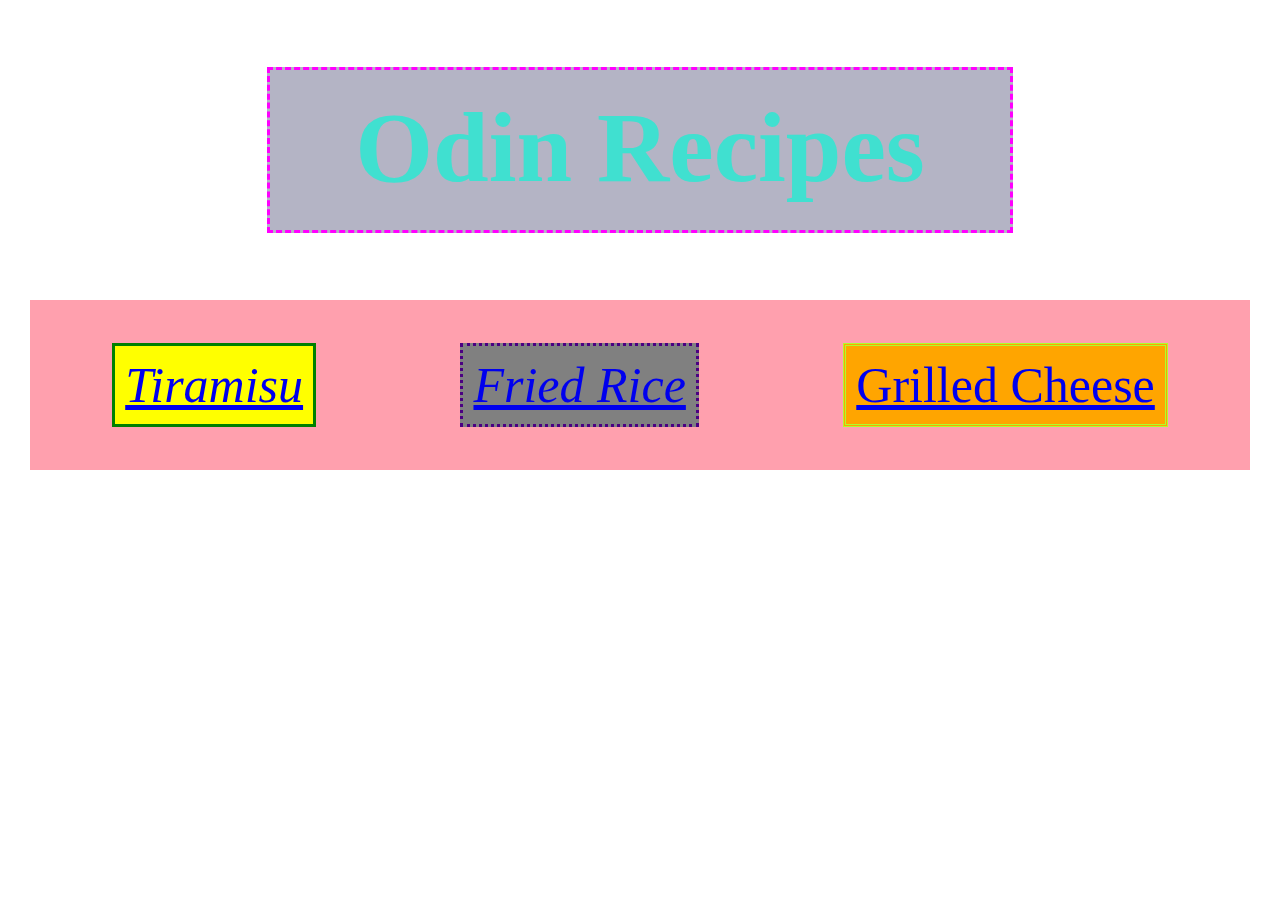
<file: index.html>
<!DOCTYPE html>
<html lang="en">
    <head>
        <meta charset="UTF-8">
        <title> Recipes Project </title>
        <link rel="stylesheet" href="styles.css" />
    </head>

    <body>
        <h1 class="heading"> Odin Recipes </h1>
            <ul class="rlist"> 
                <li class="desert"> <a href="recipes/tiramisu.html"> Tiramisu </a> </li>
                <li class="dinner"> <a href="recipes/fried-rice.html"> Fried Rice </a> </li>
                <li class="lunch"> <a href="recipes/grilled-cheese.html"> Grilled Cheese </li>
            </ul>

    </body>
</html>
</file>
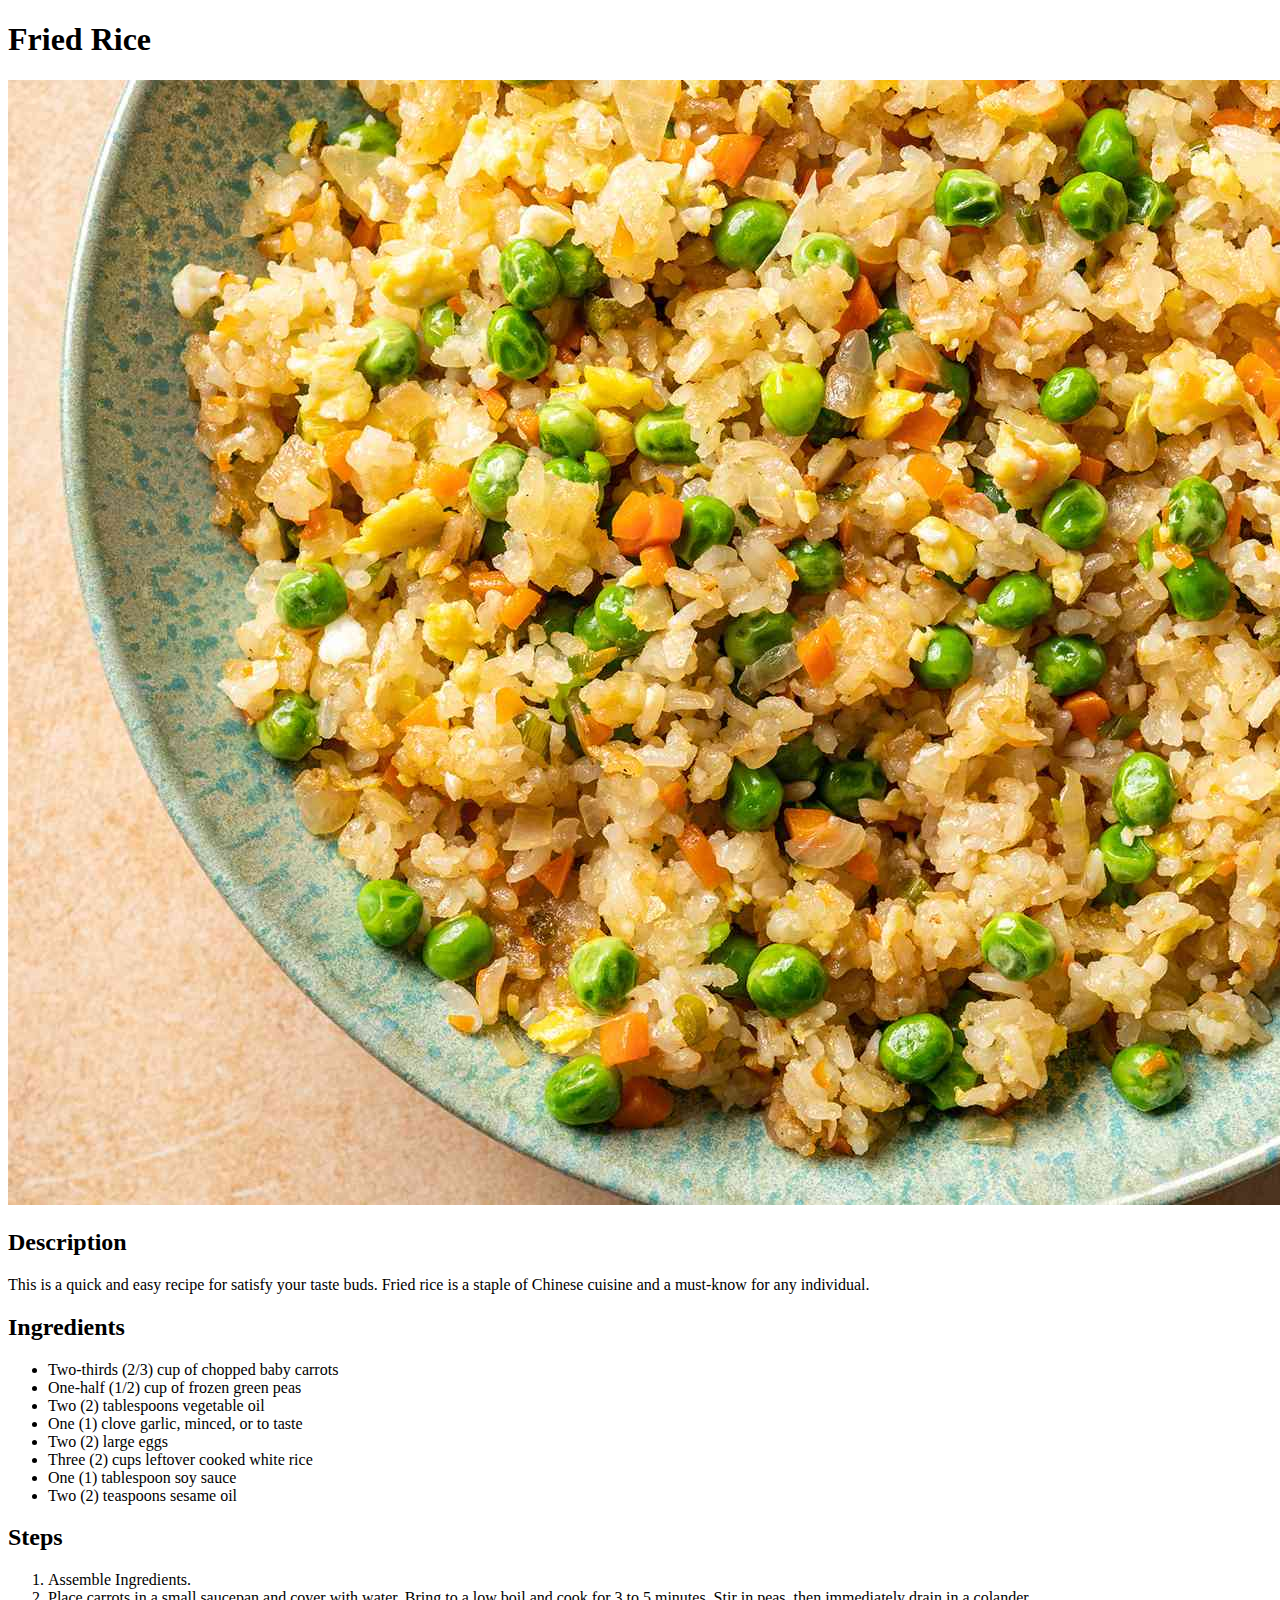
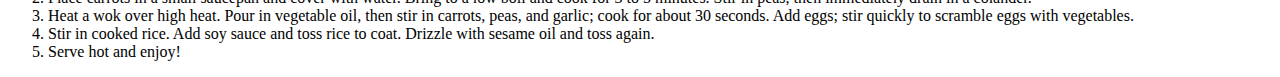
<file: recipes/fried-rice.html>
<!DOCTYPE html>
<html lang="en">
    <head>
        <meta charset="UTF-8">
        <title> Quick and Easy Fried Rice </title>
    </head>

    <body>
        <h1> Fried Rice </h1>

        <img src="./images/fried-rice.jpg" alt="Delicious fried rice seasoned with eggs, peas, and carrots">

            <h2> Description </h2>
                <p> This is a quick and easy recipe for satisfy your taste buds. Fried rice is a staple of Chinese cuisine and a must-know for any individual. </p>

            <h2> Ingredients </h2>
                <ul> 
                    <li> Two-thirds (2/3) cup of chopped baby carrots </li>
                    <li> One-half (1/2) cup of frozen green peas </li>
                    <li> Two (2) tablespoons vegetable oil </li>
                    <li> One (1) clove garlic, minced, or to taste </li>
                    <li> Two (2) large eggs </li>
                    <li> Three (2) cups leftover cooked white rice </li>
                    <li> One (1) tablespoon soy sauce </li>
                    <li> Two (2) teaspoons sesame oil </li>
                </ul>

            <h2> Steps </h2>
                <ol>
                    <li> Assemble Ingredients. </li>
                    <li> Place carrots in a small saucepan and cover with water. Bring to a low boil and cook for 3 to 5 minutes. Stir in peas, then immediately drain in a colander. </li>
                    <li> Heat a wok over high heat. Pour in vegetable oil, then stir in carrots, peas, and garlic; cook for about 30 seconds. Add eggs; stir quickly to scramble eggs with vegetables. </li>
                    <li> Stir in cooked rice. Add soy sauce and toss rice to coat. Drizzle with sesame oil and toss again. </li>
                    <li> Serve hot and enjoy! </li>
                
                </ol>
    </body>
</html>
</file>
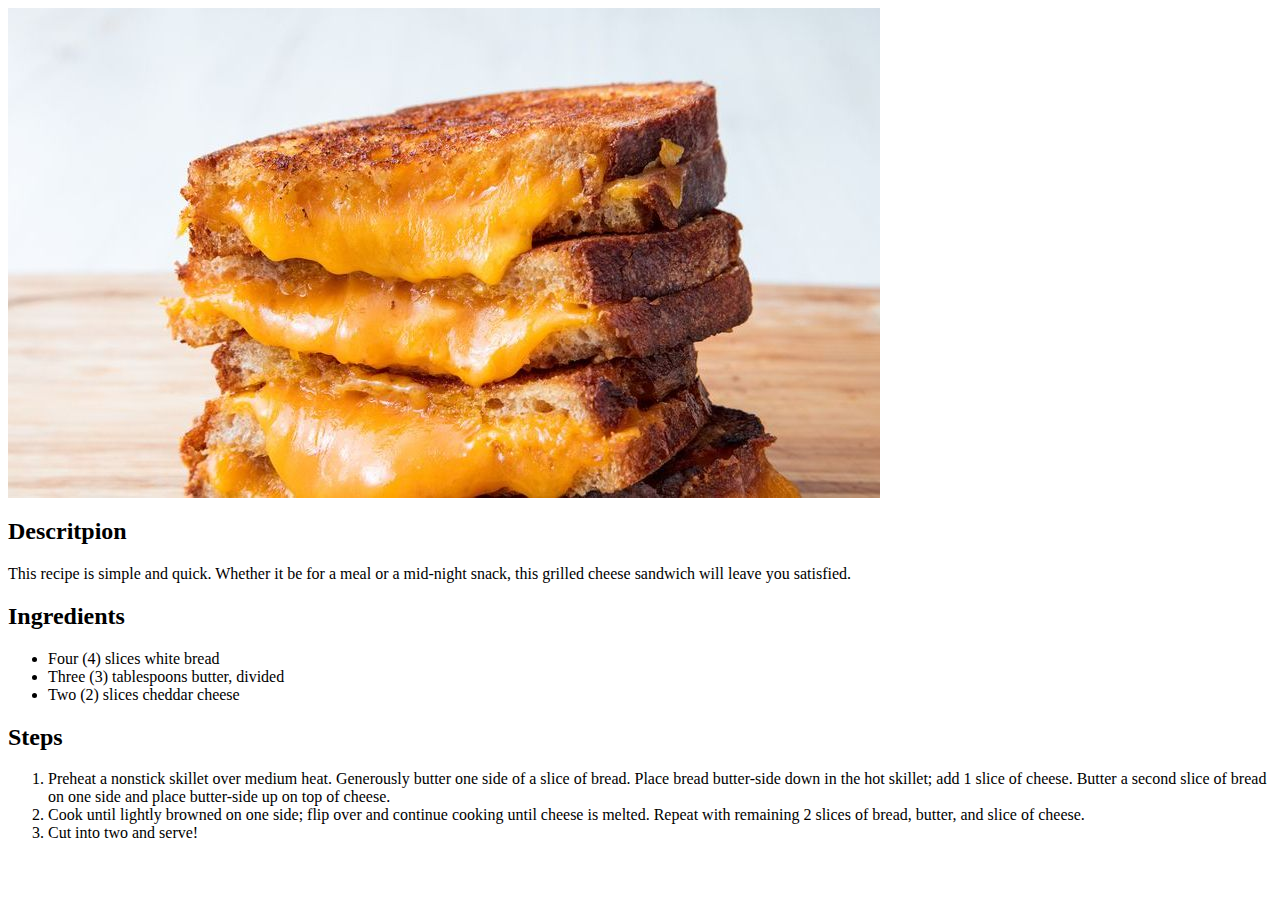
<file: recipes/grilled-cheese.html>
<DOCTYPE html>
    <html lang="en">
        <head>
            <meta charset="UTF-8">
            <title> Scrumptious Grilled Cheese Sandwich </title>
        </head>

        <body>
            <img src="./images/grilled-cheese.jpg" alt="Crunchy grilled cheese sandwich">

            <h2> Descritpion </h2>
                <p> This recipe is simple and quick. Whether it be for a meal or a mid-night snack, this grilled cheese sandwich will leave you satisfied. </p>

            <h2> Ingredients </h2>
                <ul> 
                    <li> Four (4) slices white bread </li>
                    <li> Three (3) tablespoons butter, divided </li>
                    <li> Two (2) slices cheddar cheese </li>
                </ul>

            <h2> Steps </h2>
                <ol> 
                    <li> Preheat a nonstick skillet over medium heat. Generously butter one side of a slice of bread. Place bread butter-side down in the hot skillet; add 1 slice of cheese. Butter a second slice of bread on one side and place butter-side up on top of cheese. </li>
                    <li> Cook until lightly browned on one side; flip over and continue cooking until cheese is melted. Repeat with remaining 2 slices of bread, butter, and slice of cheese. </li>
                    <li> Cut into two and serve! </li>
                </ol>
        </body>
    </html>
</DOCTYPE>
</file>
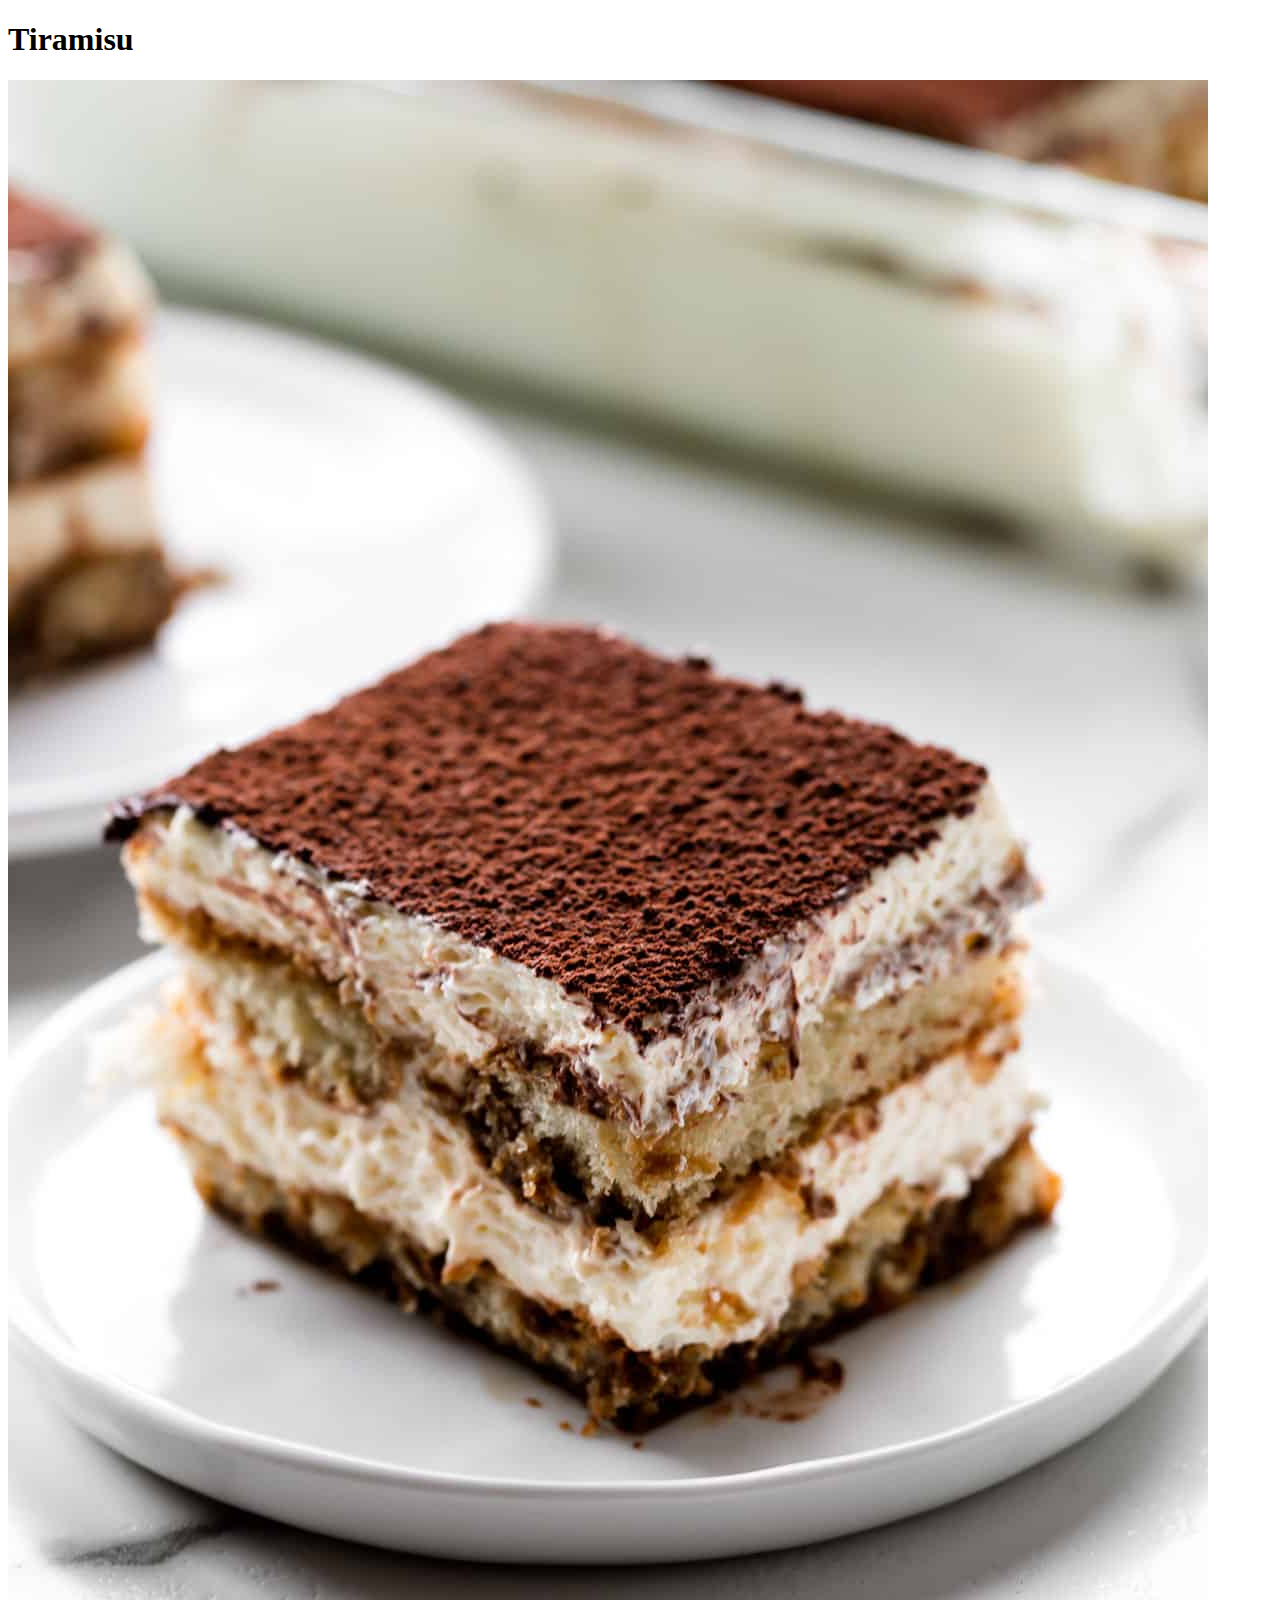
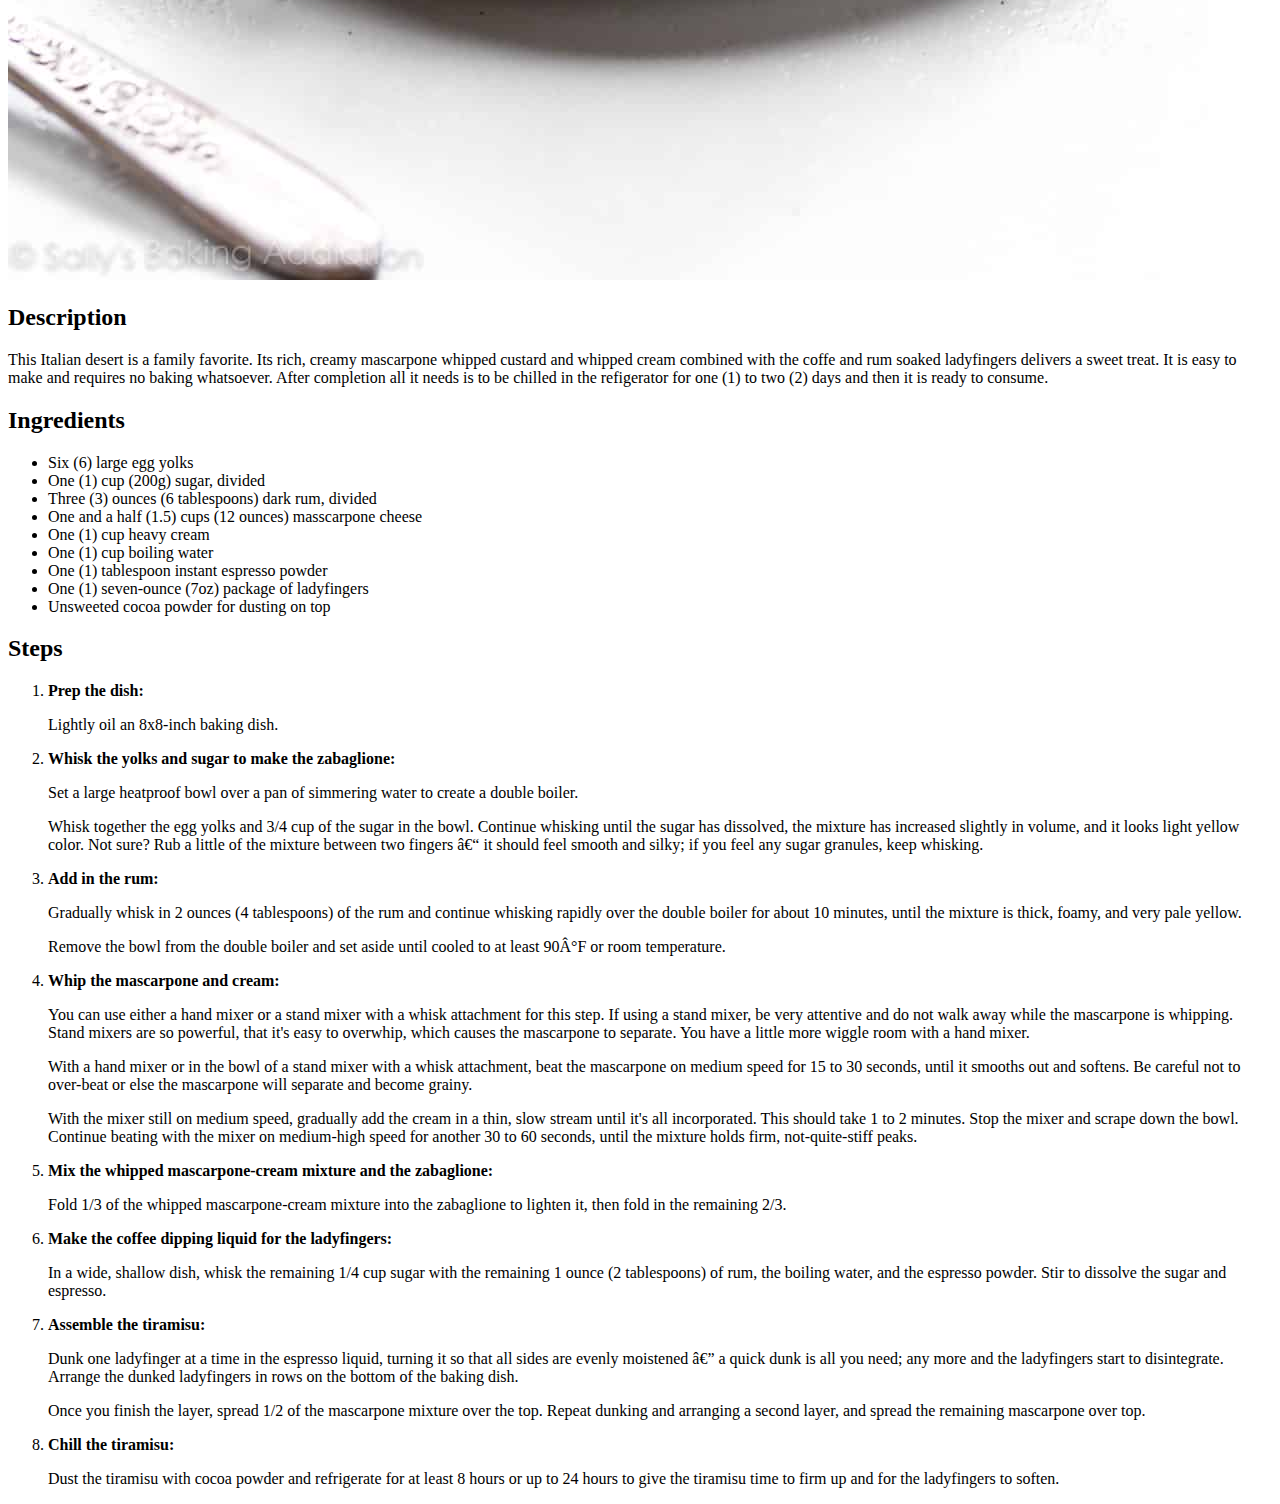
<file: recipes/tiramisu.html>
<!DOCTYPE html>
<html lang="en">
    <head>
        <meta charset="en">
        <title> Mouth-watering Tiramisu </title>
    </head>

    <body>
        <h1> Tiramisu </h1>

        <img src="./images/tiramisu.jpg" alt="A picture of slice of creamy and coffee-flavored tiramisu.">

            <h2> Description </h2>
                <p>
                    This Italian desert is a family favorite. Its rich, creamy mascarpone whipped custard and whipped cream combined with the coffe and rum soaked ladyfingers delivers a sweet treat. It is easy to make and requires no baking whatsoever. After completion all it needs is to be chilled in the refigerator for one (1) to two (2) days and then it is ready to consume.
                </p>

            <h2> Ingredients </h2>
                <ul>
                    <li> Six (6) large egg yolks </li>
                    <li> One (1) cup (200g) sugar, divided </li>
                    <li> Three (3) ounces (6 tablespoons) dark rum, divided </li>
                    <li> One and a half (1.5) cups (12 ounces) masscarpone cheese </li>
                    <li> One (1) cup heavy cream </li>
                    <li> One (1) cup boiling water </li>
                    <li> One (1) tablespoon instant espresso powder </li>
                    <li> One (1) seven-ounce (7oz) package of ladyfingers </li>
                    <li> Unsweeted cocoa powder for dusting on top </li>
                </ul>

            <h2> Steps </h2>
                <ol>
                    <li> <strong> Prep the dish: </strong>
                        <p> Lightly oil an 8x8-inch baking dish. </p> </li>
                    <li> <strong> Whisk the yolks and sugar to make the zabaglione: </strong> </li>
                        <p> Set a large heatproof bowl over a pan of simmering water to create a double boiler. </p>
                        <p> Whisk together the egg yolks and 3/4 cup of the sugar in the bowl. Continue whisking until the sugar has dissolved, the mixture has increased slightly in volume, and it looks light yellow color. Not sure? Rub a little of the mixture between two fingers – it should feel smooth and silky; if you feel any sugar granules, keep whisking.
                    <li> <strong> Add in the rum: </strong> </li>
                        <p> Gradually whisk in 2 ounces (4 tablespoons) of the rum and continue whisking rapidly over the double boiler for about 10 minutes, until the mixture is thick, foamy, and very pale yellow. </p>
                        <p> Remove the bowl from the double boiler and set aside until cooled to at least 90°F or room temperature. </p>
                    <li> <strong> Whip the mascarpone and cream: </strong> </li>
                        <p> You can use either a hand mixer or a stand mixer with a whisk attachment for this step. If using a stand mixer, be very attentive and do not walk away while the mascarpone is whipping. Stand mixers are so powerful, that it's easy to overwhip, which causes the mascarpone to separate. You have a little more wiggle room with a hand mixer. </p>
                        <p> With a hand mixer or in the bowl of a stand mixer with a whisk attachment, beat the mascarpone on medium speed for 15 to 30 seconds, until it smooths out and softens. Be careful not to over-beat or else the mascarpone will separate and become grainy. </p>
                        <p> With the mixer still on medium speed, gradually add the cream in a thin, slow stream until it's all incorporated. This should take 1 to 2 minutes. Stop the mixer and scrape down the bowl. Continue beating with the mixer on medium-high speed for another 30 to 60 seconds, until the mixture holds firm, not-quite-stiff peaks. </p>
                    <li> <strong> Mix the whipped mascarpone-cream mixture and the zabaglione: </strong> </li>
                        <p> Fold 1/3 of the whipped mascarpone-cream mixture into the zabaglione to lighten it, then fold in the remaining 2/3. </p>
                    <li> <strong> Make the coffee dipping liquid for the ladyfingers: </strong> </li>
                        <p> In a wide, shallow dish, whisk the remaining 1/4 cup sugar with the remaining 1 ounce (2 tablespoons) of rum, the boiling water, and the espresso powder. Stir to dissolve the sugar and espresso. </p>
                    <li> <strong> Assemble the tiramisu: </strong> </li>
                        <p> Dunk one ladyfinger at a time in the espresso liquid, turning it so that all sides are evenly moistened — a quick dunk is all you need; any more and the ladyfingers start to disintegrate. Arrange the dunked ladyfingers in rows on the bottom of the baking dish. </p>
                        <p> Once you finish the layer, spread 1/2 of the mascarpone mixture over the top. Repeat dunking and arranging a second layer, and spread the remaining mascarpone over top. </p>
                    <li> <strong> Chill the tiramisu: </strong> </li>
                        <p> Dust the tiramisu with cocoa powder and refrigerate for at least 8 hours or up to 24 hours to give the tiramisu time to firm up and for the ladyfingers to soften. </p>
                </ol>
    </body>
</html>
</file>
<file: styles.css>
.heading{
    text-align: center;
    background-color: rgb(180, 180, 197);
    font-size: 100px;
    color: turquoise;
    display: block;
    padding: 20px;
    margin-left: auto;
    margin-right: auto;
    width: 700px;
    height: 120px;
    border: dashed magenta;
}

ul {
    list-style-type: none;
}

.rlist {
    font-size: 50px;
    background-color: rgb(255, 160, 174);
    display: flex;
    padding: 10px;
    border: 10px;
    margin-left: auto;
    margin-right: auto;
    width: 1200px;
    height: 150px;
}

.desert {
    background-color: yellow;
    font-style: italic;
    padding: 10px;
    border: 10px;
    border: solid green;
    margin: auto;
}

.dinner {
    background-color: grey;
    text-align: center;
    font-style: oblique;
    padding: 10px;
    border: 10px;
    border: dotted indigo;
    margin: auto;
}

.lunch {
    background-color: orange;
    text-align: right;
    padding: 10px;
    border: 10px;
    border: double greenyellow;
    margin: auto;
}
</file>
